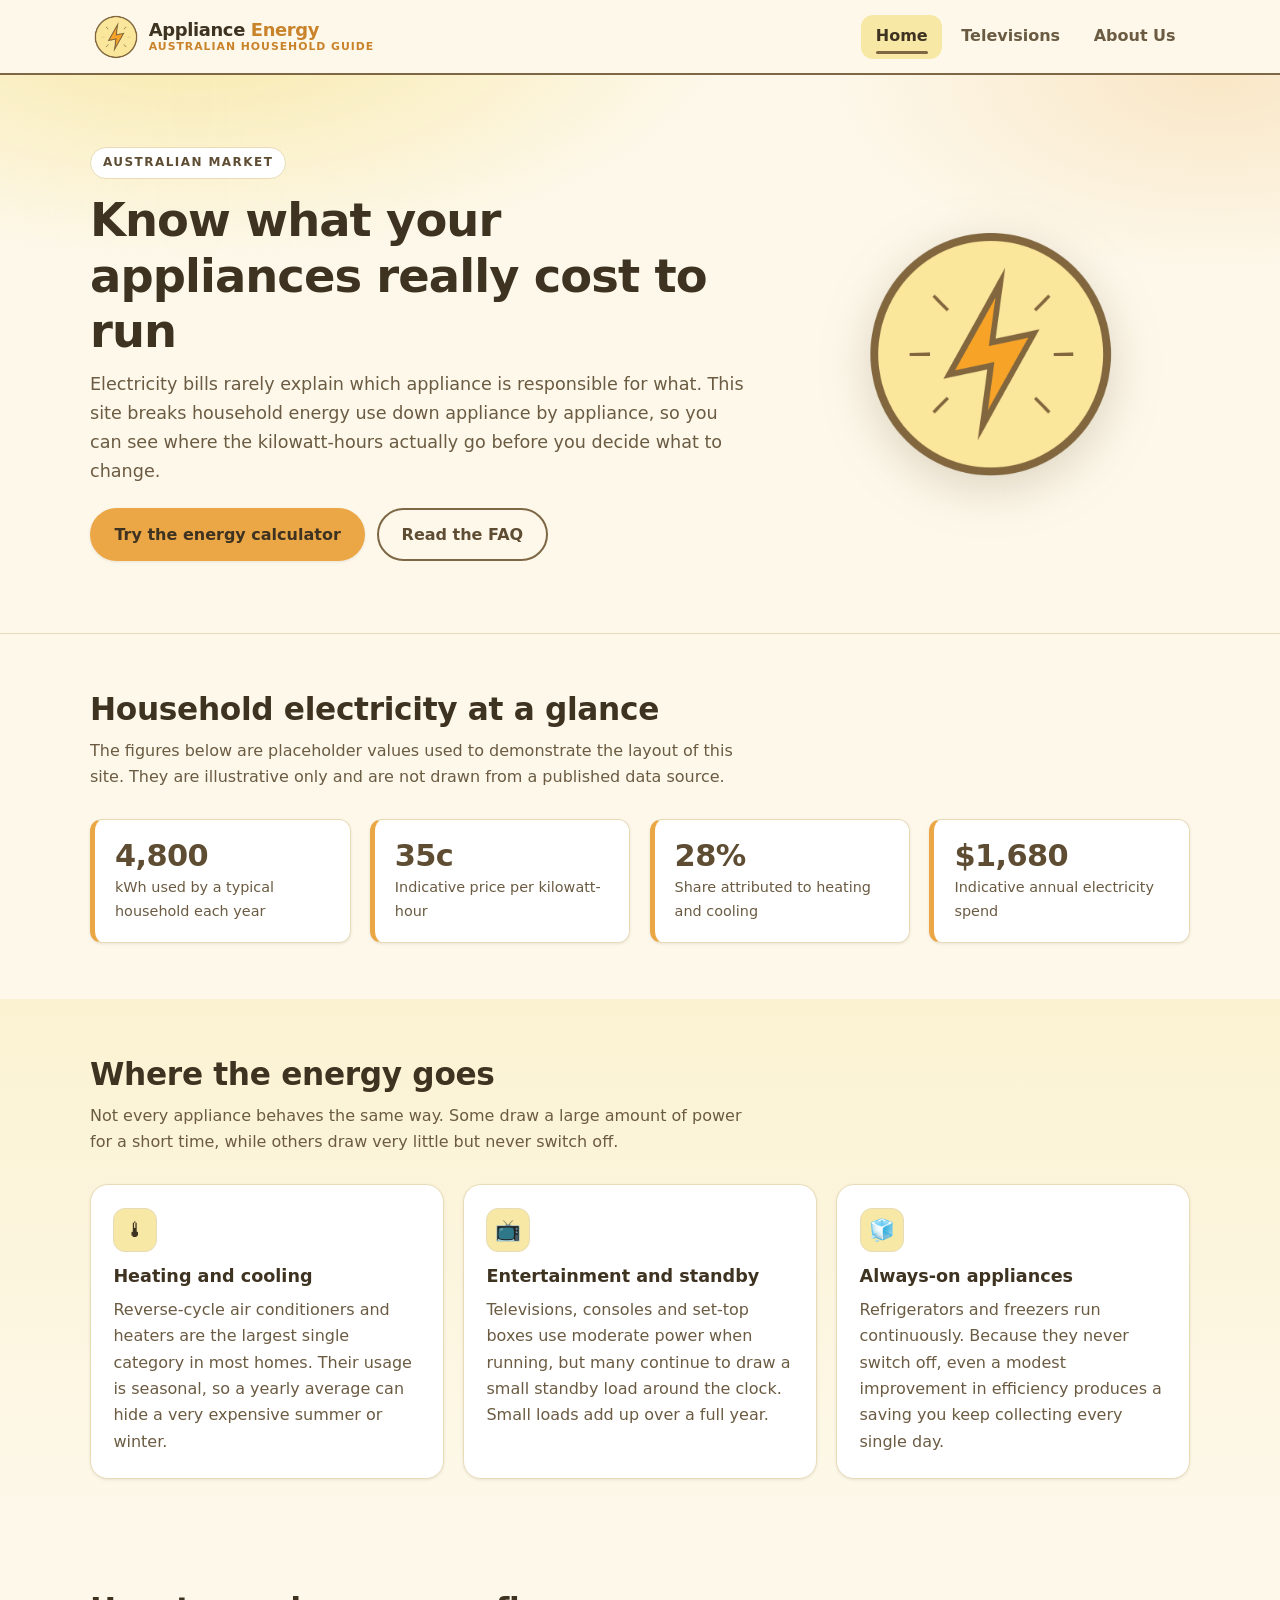
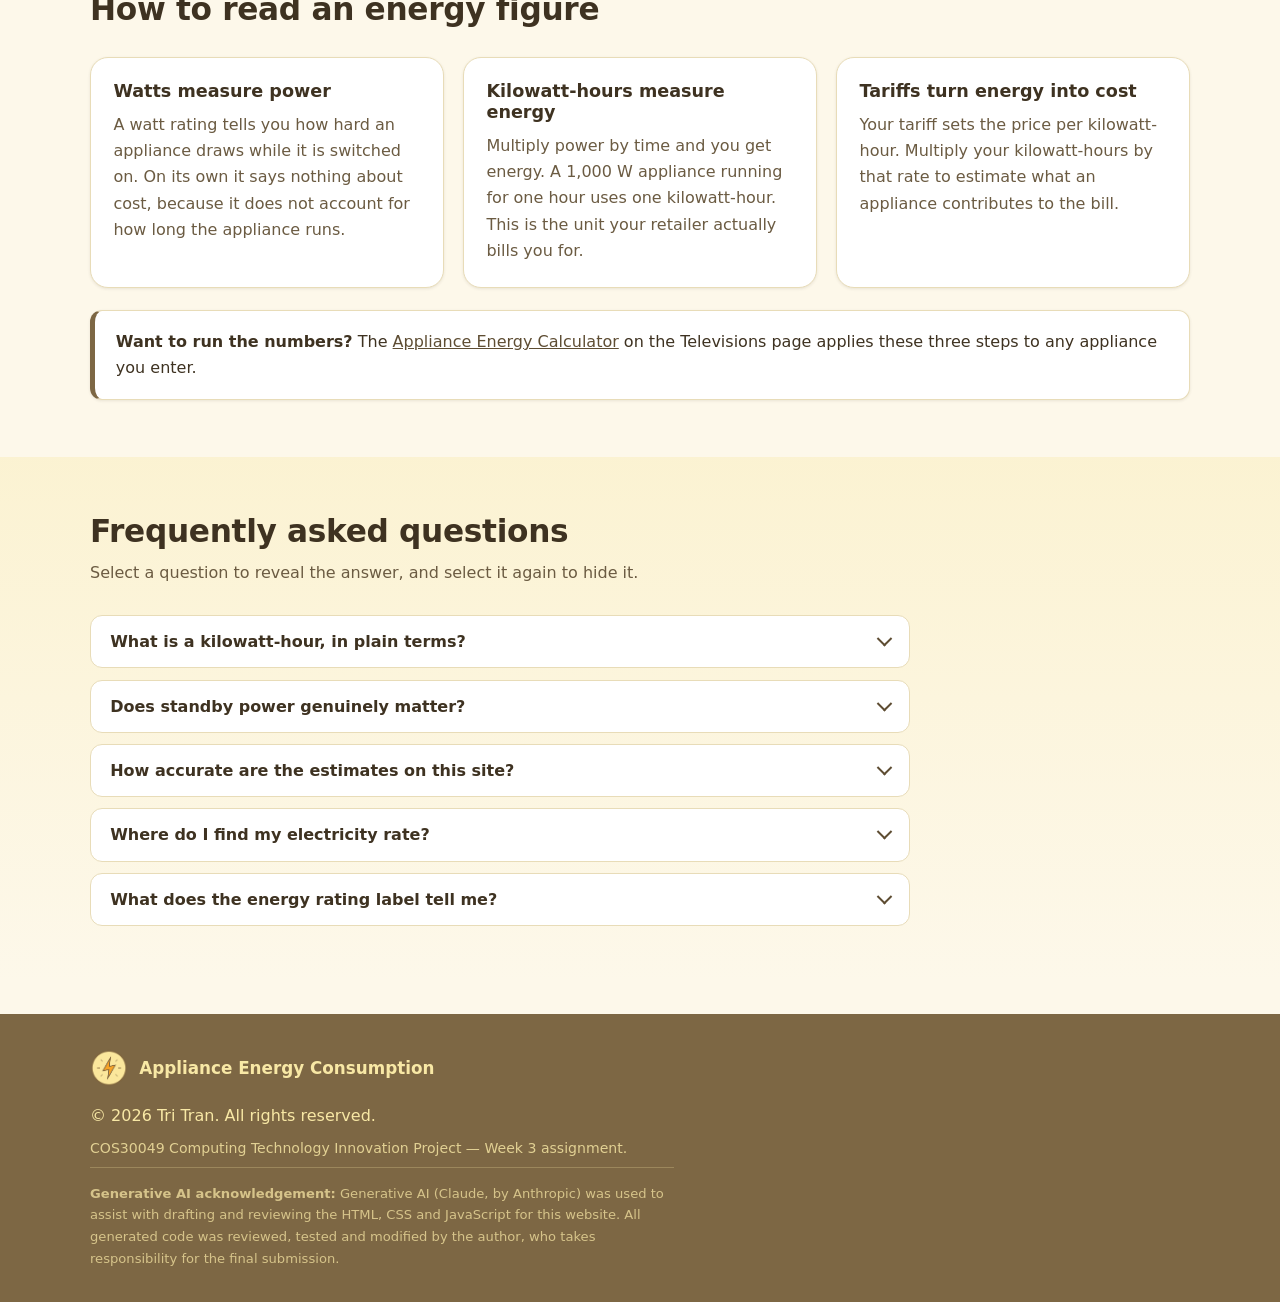
<file: index.html>
<!DOCTYPE html>
<html lang="en-AU">
<head>
  <meta charset="UTF-8">
  <meta name="viewport" content="width=device-width, initial-scale=1.0">
  <title>Home | Appliance Energy Consumption</title>
  <meta name="description" content="Understand how everyday household appliances use electricity in the Australian market.">
  <link rel="icon" href="assets/img/PowerIcon.png" type="image/png">
  <link rel="stylesheet" href="assets/css/styles.css">
</head>
<body>
  <a class="skip-link" href="#main">Skip to main content</a>

  <header class="site-header">
    <div class="container">
      <nav class="nav" aria-label="Main navigation">
        <a class="brand" href="index.html" aria-label="Appliance Energy home page">
          <img class="brand__mark" src="assets/img/PowerIcon.png" alt="Appliance Energy logo">
          <span class="brand__text">
            Appliance <span>Energy</span>
            <span class="brand__tag">Australian household guide</span>
          </span>
        </a>

        <ul class="nav__list">
          <li><a class="nav__link is-active" href="index.html" aria-current="page">Home</a></li>
          <li><a class="nav__link" href="televisions.html">Televisions</a></li>
          <li><a class="nav__link" href="about.html">About Us</a></li>
        </ul>
      </nav>
    </div>
  </header>

  <main id="main">
    <section class="hero">
      <div class="container hero__inner">
        <div>
          <span class="eyebrow">Australian market</span>
          <h1>Know what your appliances really cost to run</h1>
          <p class="lede">
            Electricity bills rarely explain which appliance is responsible for what. This site breaks
            household energy use down appliance by appliance, so you can see where the kilowatt-hours
            actually go before you decide what to change.
          </p>
          <div class="hero__actions">
            <a class="btn btn--primary" href="televisions.html#calculator">Try the energy calculator</a>
            <a class="btn btn--ghost" href="#faq">Read the FAQ</a>
          </div>
        </div>
        <div class="hero__art">
          <img src="assets/img/PowerIcon.png" alt="">
        </div>
      </div>
    </section>

    <section class="section">
      <div class="container">
        <div class="section__head">
          <h2>Household electricity at a glance</h2>
          <p class="muted">
            The figures below are placeholder values used to demonstrate the layout of this site.
            They are illustrative only and are not drawn from a published data source.
          </p>
        </div>

        <div class="grid grid--4">
          <div class="stat">
            <span class="stat__value">4,800</span>
            <span class="stat__label">kWh used by a typical household each year</span>
          </div>
          <div class="stat">
            <span class="stat__value">35c</span>
            <span class="stat__label">Indicative price per kilowatt-hour</span>
          </div>
          <div class="stat">
            <span class="stat__value">28%</span>
            <span class="stat__label">Share attributed to heating and cooling</span>
          </div>
          <div class="stat">
            <span class="stat__value">$1,680</span>
            <span class="stat__label">Indicative annual electricity spend</span>
          </div>
        </div>
      </div>
    </section>

    <section class="section section--tint">
      <div class="container">
        <div class="section__head">
          <h2>Where the energy goes</h2>
          <p class="muted">
            Not every appliance behaves the same way. Some draw a large amount of power for a short
            time, while others draw very little but never switch off.
          </p>
        </div>

        <div class="grid grid--3">
          <article class="card">
            <div class="card__icon" aria-hidden="true">&#127777;</div>
            <h3>Heating and cooling</h3>
            <p class="muted">
              Reverse-cycle air conditioners and heaters are the largest single category in most homes.
              Their usage is seasonal, so a yearly average can hide a very expensive summer or winter.
            </p>
          </article>

          <article class="card">
            <div class="card__icon" aria-hidden="true">&#128250;</div>
            <h3>Entertainment and standby</h3>
            <p class="muted">
              Televisions, consoles and set-top boxes use moderate power when running, but many continue
              to draw a small standby load around the clock. Small loads add up over a full year.
            </p>
          </article>

          <article class="card">
            <div class="card__icon" aria-hidden="true">&#129482;</div>
            <h3>Always-on appliances</h3>
            <p class="muted">
              Refrigerators and freezers run continuously. Because they never switch off, even a modest
              improvement in efficiency produces a saving you keep collecting every single day.
            </p>
          </article>
        </div>
      </div>
    </section>

    <section class="section">
      <div class="container">
        <div class="section__head">
          <h2>How to read an energy figure</h2>
        </div>

        <div class="grid grid--3">
          <article class="card">
            <h3>Watts measure power</h3>
            <p class="muted">
              A watt rating tells you how hard an appliance draws while it is switched on. On its own it
              says nothing about cost, because it does not account for how long the appliance runs.
            </p>
          </article>

          <article class="card">
            <h3>Kilowatt-hours measure energy</h3>
            <p class="muted">
              Multiply power by time and you get energy. A 1,000&nbsp;W appliance running for one hour
              uses one kilowatt-hour. This is the unit your retailer actually bills you for.
            </p>
          </article>

          <article class="card">
            <h3>Tariffs turn energy into cost</h3>
            <p class="muted">
              Your tariff sets the price per kilowatt-hour. Multiply your kilowatt-hours by that rate to
              estimate what an appliance contributes to the bill.
            </p>
          </article>
        </div>

        <div class="callout callout--spaced">
          <p>
            <strong>Want to run the numbers?</strong>
            The <a href="televisions.html#calculator">Appliance Energy Calculator</a> on the Televisions
            page applies these three steps to any appliance you enter.
          </p>
        </div>
      </div>
    </section>

    <section class="section section--tint" id="faq">
      <div class="container">
        <div class="section__head">
          <h2>Frequently asked questions</h2>
          <p class="muted">Select a question to reveal the answer, and select it again to hide it.</p>
        </div>

        <div class="faq">
          <div class="faq__item">
            <h3 class="faq__heading">
              <button class="faq__question" type="button" id="faq-btn-1" aria-expanded="false" aria-controls="faq-panel-1">
                <span>What is a kilowatt-hour, in plain terms?</span>
                <span class="faq__chevron" aria-hidden="true"></span>
              </button>
            </h3>
            <div class="faq__panel" id="faq-panel-1" role="region" aria-labelledby="faq-btn-1" hidden>
              <p>
                Placeholder answer. A kilowatt-hour is the amount of energy used by a 1,000&nbsp;watt
                appliance running for one hour. It is the unit that appears on your electricity bill,
                which is why every estimate on this site is converted into kilowatt-hours before any
                cost is calculated.
              </p>
            </div>
          </div>

          <div class="faq__item">
            <h3 class="faq__heading">
              <button class="faq__question" type="button" id="faq-btn-2" aria-expanded="false" aria-controls="faq-panel-2">
                <span>Does standby power genuinely matter?</span>
                <span class="faq__chevron" aria-hidden="true"></span>
              </button>
            </h3>
            <div class="faq__panel" id="faq-panel-2" role="region" aria-labelledby="faq-btn-2" hidden>
              <p>
                Placeholder answer. An individual device drawing one or two watts on standby costs very
                little by itself. The effect comes from the number of devices and the fact that standby
                runs continuously, so a household with many connected devices accumulates a measurable
                load across a full year.
              </p>
            </div>
          </div>

          <div class="faq__item">
            <h3 class="faq__heading">
              <button class="faq__question" type="button" id="faq-btn-3" aria-expanded="false" aria-controls="faq-panel-3">
                <span>How accurate are the estimates on this site?</span>
                <span class="faq__chevron" aria-hidden="true"></span>
              </button>
            </h3>
            <div class="faq__panel" id="faq-panel-3" role="region" aria-labelledby="faq-btn-3" hidden>
              <p>
                Placeholder answer. The calculator performs an exact arithmetic conversion from the
                values you enter, so its output is only as accurate as its input. Real appliances vary
                their draw depending on settings, picture brightness, ambient temperature and age, so
                treat every result as an estimate rather than a measurement.
              </p>
            </div>
          </div>

          <div class="faq__item">
            <h3 class="faq__heading">
              <button class="faq__question" type="button" id="faq-btn-4" aria-expanded="false" aria-controls="faq-panel-4">
                <span>Where do I find my electricity rate?</span>
                <span class="faq__chevron" aria-hidden="true"></span>
              </button>
            </h3>
            <div class="faq__panel" id="faq-panel-4" role="region" aria-labelledby="faq-btn-4" hidden>
              <p>
                Placeholder answer. Your rate appears on your electricity bill, usually expressed in
                cents per kilowatt-hour. Households on a time-of-use tariff will see several different
                rates, in which case entering the rate that covers the hours you actually use the
                appliance will give the most representative estimate.
              </p>
            </div>
          </div>

          <div class="faq__item">
            <h3 class="faq__heading">
              <button class="faq__question" type="button" id="faq-btn-5" aria-expanded="false" aria-controls="faq-panel-5">
                <span>What does the energy rating label tell me?</span>
                <span class="faq__chevron" aria-hidden="true"></span>
              </button>
            </h3>
            <div class="faq__panel" id="faq-panel-5" role="region" aria-labelledby="faq-btn-5" hidden>
              <p>
                Placeholder answer. The star rating allows you to compare appliances of a similar size
                and type at a glance, while the kilowatt-hour figure printed on the label gives an
                estimated yearly consumption under standardised test conditions. Comparing the
                kilowatt-hour figures directly is usually more informative than comparing stars alone.
              </p>
            </div>
          </div>
        </div>
      </div>
    </section>
  </main>

  <footer class="site-footer">
    <div class="container">
      <div class="site-footer__top">
        <img src="assets/img/PowerIcon.png" alt="">
        <strong>Appliance Energy Consumption</strong>
      </div>

      <p>&copy; <span id="year">2026</span> Tri Tran. All rights reserved.</p>
      <p class="site-footer__meta">COS30049 Computing Technology Innovation Project &mdash; Week 3 assignment.</p>

      <p class="site-footer__ack">
        <strong>Generative AI acknowledgement:</strong> Generative AI (Claude, by Anthropic) was used to
        assist with drafting and reviewing the HTML, CSS and JavaScript for this website. All generated
        code was reviewed, tested and modified by the author, who takes responsibility for the final
        submission.
      </p>
    </div>
  </footer>

  <script src="assets/js/main.js"></script>
</body>
</html>
</file>
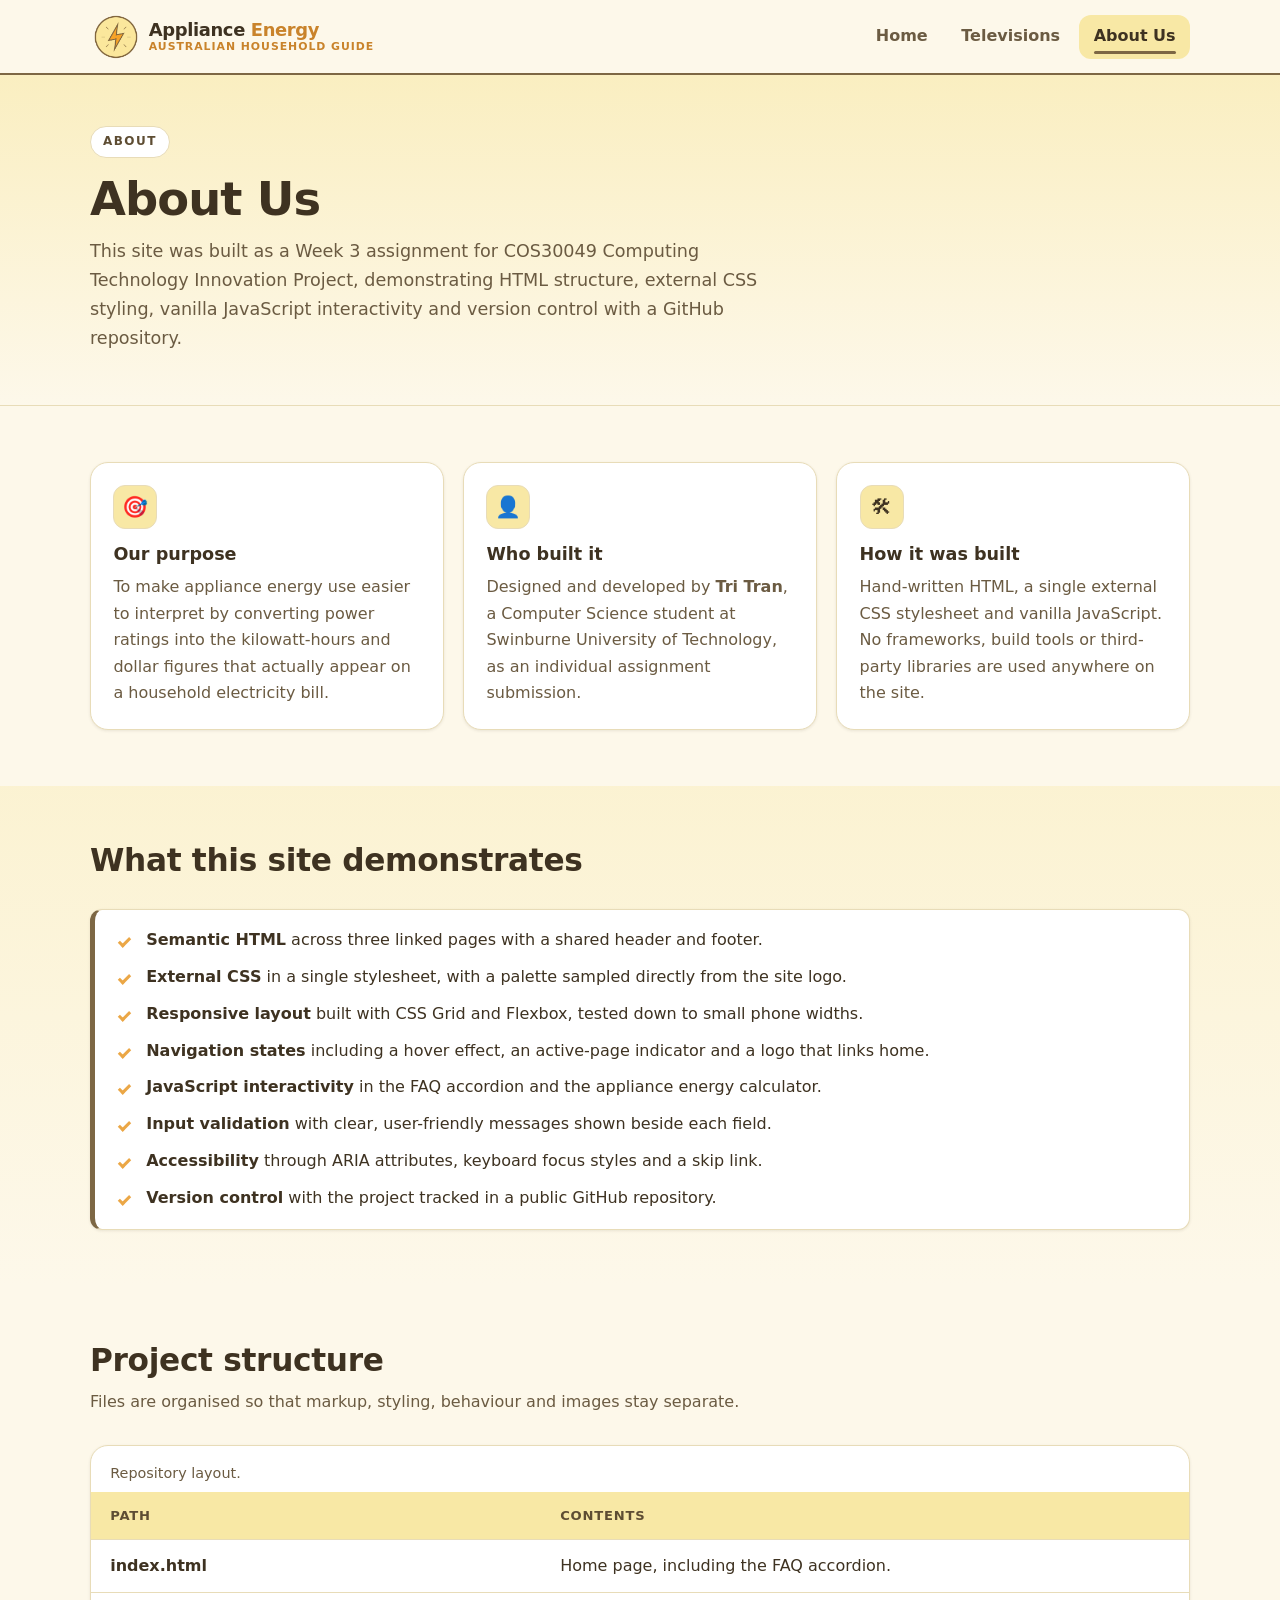
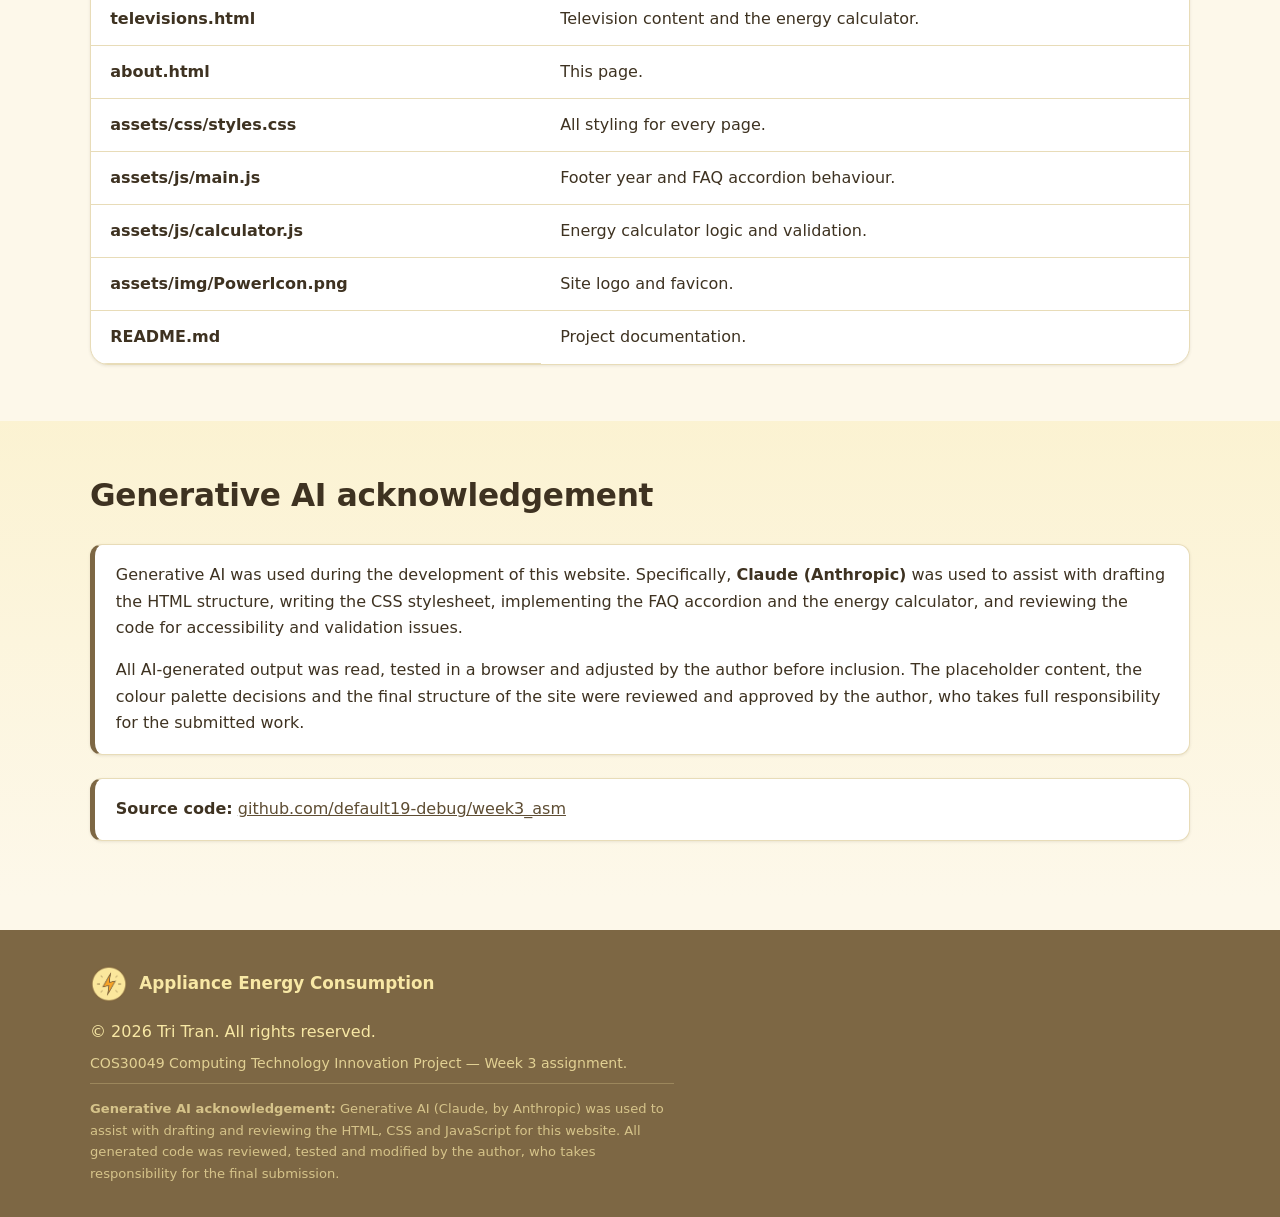
<file: about.html>
<!DOCTYPE html>
<html lang="en-AU">
<head>
  <meta charset="UTF-8">
  <meta name="viewport" content="width=device-width, initial-scale=1.0">
  <title>About Us | Appliance Energy Consumption</title>
  <meta name="description" content="About the Appliance Energy Consumption website, how it was built and who built it.">
  <link rel="icon" href="assets/img/PowerIcon.png" type="image/png">
  <link rel="stylesheet" href="assets/css/styles.css">
</head>
<body>
  <a class="skip-link" href="#main">Skip to main content</a>

  <header class="site-header">
    <div class="container">
      <nav class="nav" aria-label="Main navigation">
        <a class="brand" href="index.html" aria-label="Appliance Energy home page">
          <img class="brand__mark" src="assets/img/PowerIcon.png" alt="Appliance Energy logo">
          <span class="brand__text">
            Appliance <span>Energy</span>
            <span class="brand__tag">Australian household guide</span>
          </span>
        </a>

        <ul class="nav__list">
          <li><a class="nav__link" href="index.html">Home</a></li>
          <li><a class="nav__link" href="televisions.html">Televisions</a></li>
          <li><a class="nav__link is-active" href="about.html" aria-current="page">About Us</a></li>
        </ul>
      </nav>
    </div>
  </header>

  <main id="main">
    <section class="page-head">
      <div class="container">
        <span class="eyebrow">About</span>
        <h1>About Us</h1>
        <p class="lede">
          This site was built as a Week 3 assignment for COS30049 Computing Technology Innovation
          Project, demonstrating HTML structure, external CSS styling, vanilla JavaScript interactivity
          and version control with a GitHub repository.
        </p>
      </div>
    </section>

    <section class="section">
      <div class="container">
        <div class="grid grid--3">
          <article class="card">
            <div class="card__icon" aria-hidden="true">&#127919;</div>
            <h3>Our purpose</h3>
            <p class="muted">
              To make appliance energy use easier to interpret by converting power ratings into the
              kilowatt-hours and dollar figures that actually appear on a household electricity bill.
            </p>
          </article>

          <article class="card">
            <div class="card__icon" aria-hidden="true">&#128100;</div>
            <h3>Who built it</h3>
            <p class="muted">
              Designed and developed by <strong>Tri Tran</strong>, a Computer Science student at
              Swinburne University of Technology, as an individual assignment submission.
            </p>
          </article>

          <article class="card">
            <div class="card__icon" aria-hidden="true">&#128736;</div>
            <h3>How it was built</h3>
            <p class="muted">
              Hand-written HTML, a single external CSS stylesheet and vanilla JavaScript. No frameworks,
              build tools or third-party libraries are used anywhere on the site.
            </p>
          </article>
        </div>
      </div>
    </section>

    <section class="section section--tint">
      <div class="container">
        <div class="section__head">
          <h2>What this site demonstrates</h2>
        </div>

        <div class="callout">
          <ul class="tick-list">
            <li><strong>Semantic HTML</strong> across three linked pages with a shared header and footer.</li>
            <li><strong>External CSS</strong> in a single stylesheet, with a palette sampled directly from the site logo.</li>
            <li><strong>Responsive layout</strong> built with CSS Grid and Flexbox, tested down to small phone widths.</li>
            <li><strong>Navigation states</strong> including a hover effect, an active-page indicator and a logo that links home.</li>
            <li><strong>JavaScript interactivity</strong> in the FAQ accordion and the appliance energy calculator.</li>
            <li><strong>Input validation</strong> with clear, user-friendly messages shown beside each field.</li>
            <li><strong>Accessibility</strong> through ARIA attributes, keyboard focus styles and a skip link.</li>
            <li><strong>Version control</strong> with the project tracked in a public GitHub repository.</li>
          </ul>
        </div>
      </div>
    </section>

    <section class="section">
      <div class="container">
        <div class="section__head">
          <h2>Project structure</h2>
          <p class="muted">Files are organised so that markup, styling, behaviour and images stay separate.</p>
        </div>

        <div class="table-wrap">
          <table>
            <caption>Repository layout.</caption>
            <thead>
              <tr>
                <th scope="col">Path</th>
                <th scope="col">Contents</th>
              </tr>
            </thead>
            <tbody>
              <tr><th scope="row">index.html</th><td>Home page, including the FAQ accordion.</td></tr>
              <tr><th scope="row">televisions.html</th><td>Television content and the energy calculator.</td></tr>
              <tr><th scope="row">about.html</th><td>This page.</td></tr>
              <tr><th scope="row">assets/css/styles.css</th><td>All styling for every page.</td></tr>
              <tr><th scope="row">assets/js/main.js</th><td>Footer year and FAQ accordion behaviour.</td></tr>
              <tr><th scope="row">assets/js/calculator.js</th><td>Energy calculator logic and validation.</td></tr>
              <tr><th scope="row">assets/img/PowerIcon.png</th><td>Site logo and favicon.</td></tr>
              <tr><th scope="row">README.md</th><td>Project documentation.</td></tr>
            </tbody>
          </table>
        </div>
      </div>
    </section>

    <section class="section section--tint">
      <div class="container">
        <div class="section__head">
          <h2>Generative AI acknowledgement</h2>
        </div>

        <div class="callout">
          <p>
            Generative AI was used during the development of this website. Specifically,
            <strong>Claude (Anthropic)</strong> was used to assist with drafting the HTML structure,
            writing the CSS stylesheet, implementing the FAQ accordion and the energy calculator, and
            reviewing the code for accessibility and validation issues.
          </p>
          <p>
            All AI-generated output was read, tested in a browser and adjusted by the author before
            inclusion. The placeholder content, the colour palette decisions and the final structure of
            the site were reviewed and approved by the author, who takes full responsibility for the
            submitted work.
          </p>
        </div>

        <div class="callout callout--spaced">
          <p>
            <strong>Source code:</strong>
            <a href="https://github.com/default19-debug/week3_asm">github.com/default19-debug/week3_asm</a>
          </p>
        </div>
      </div>
    </section>
  </main>

  <footer class="site-footer">
    <div class="container">
      <div class="site-footer__top">
        <img src="assets/img/PowerIcon.png" alt="">
        <strong>Appliance Energy Consumption</strong>
      </div>

      <p>&copy; <span id="year">2026</span> Tri Tran. All rights reserved.</p>
      <p class="site-footer__meta">COS30049 Computing Technology Innovation Project &mdash; Week 3 assignment.</p>

      <p class="site-footer__ack">
        <strong>Generative AI acknowledgement:</strong> Generative AI (Claude, by Anthropic) was used to
        assist with drafting and reviewing the HTML, CSS and JavaScript for this website. All generated
        code was reviewed, tested and modified by the author, who takes responsibility for the final
        submission.
      </p>
    </div>
  </footer>

  <script src="assets/js/main.js"></script>
</body>
</html>
</file>
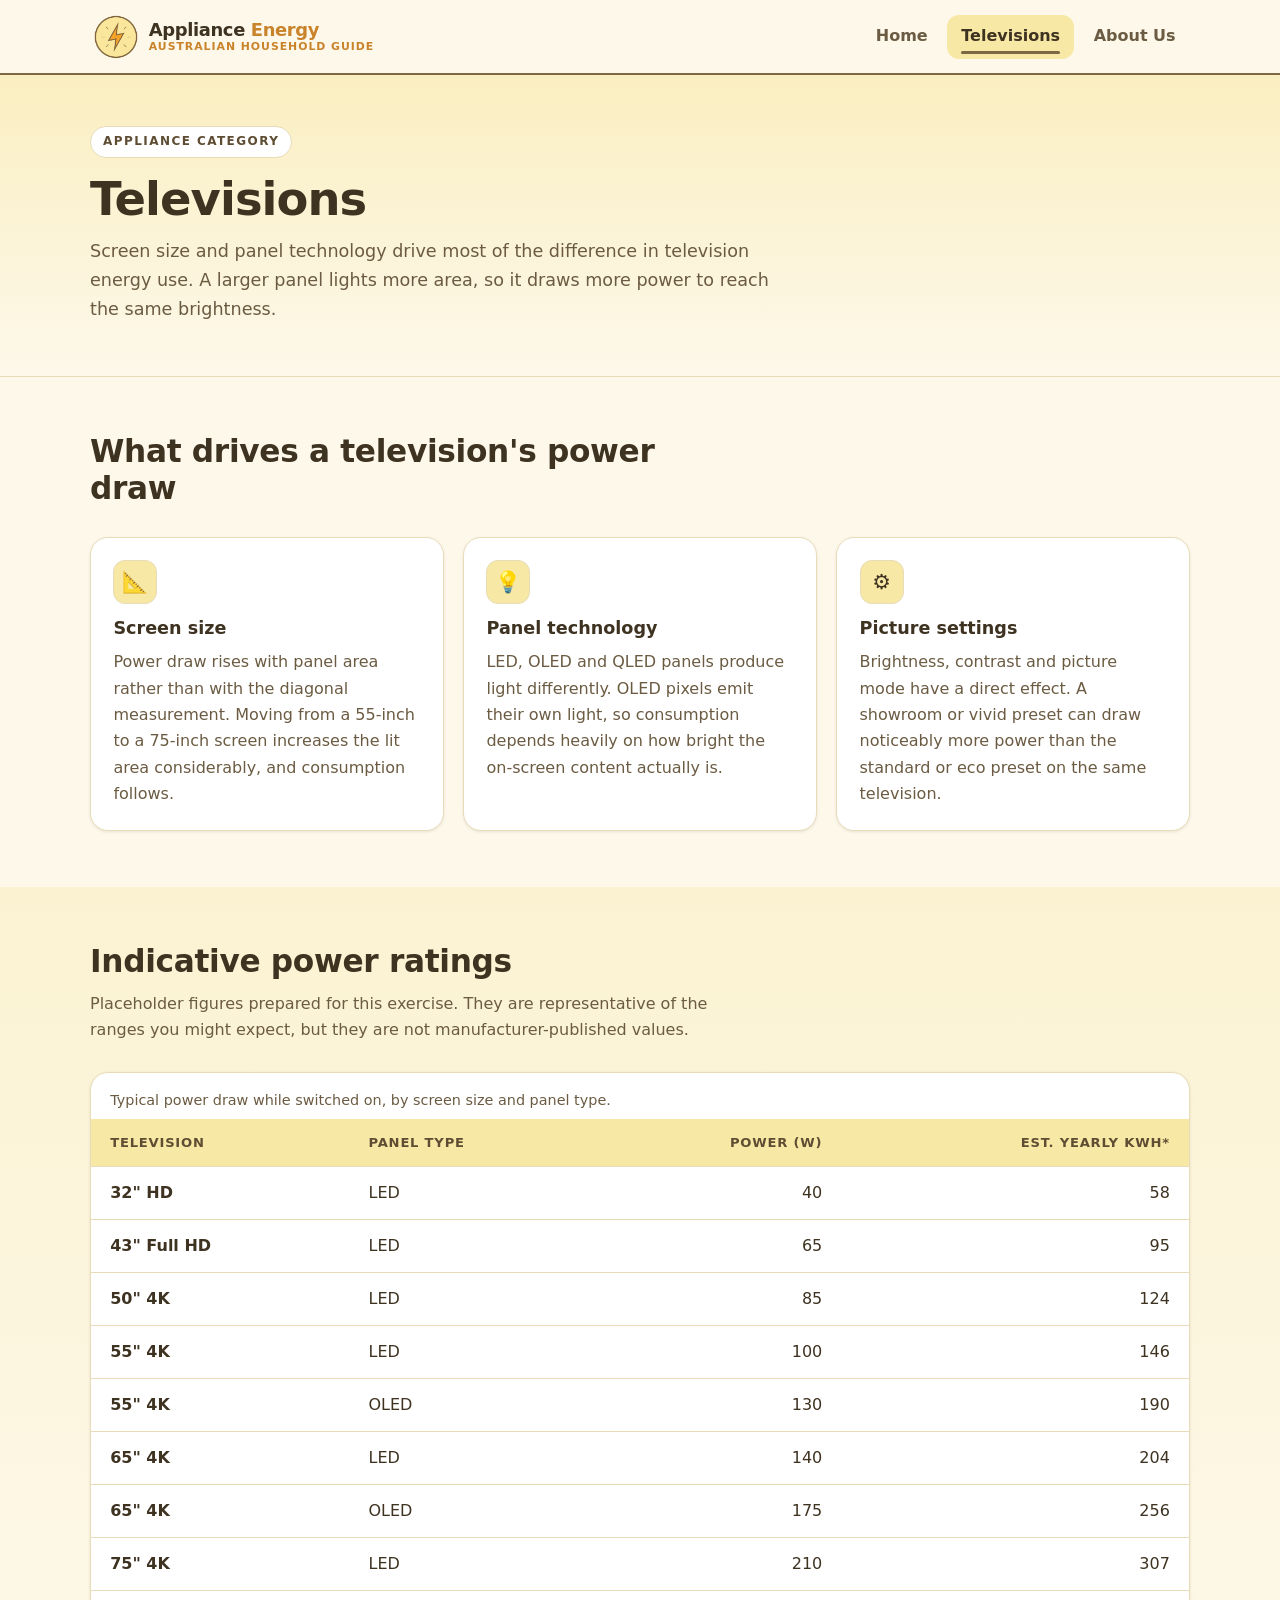
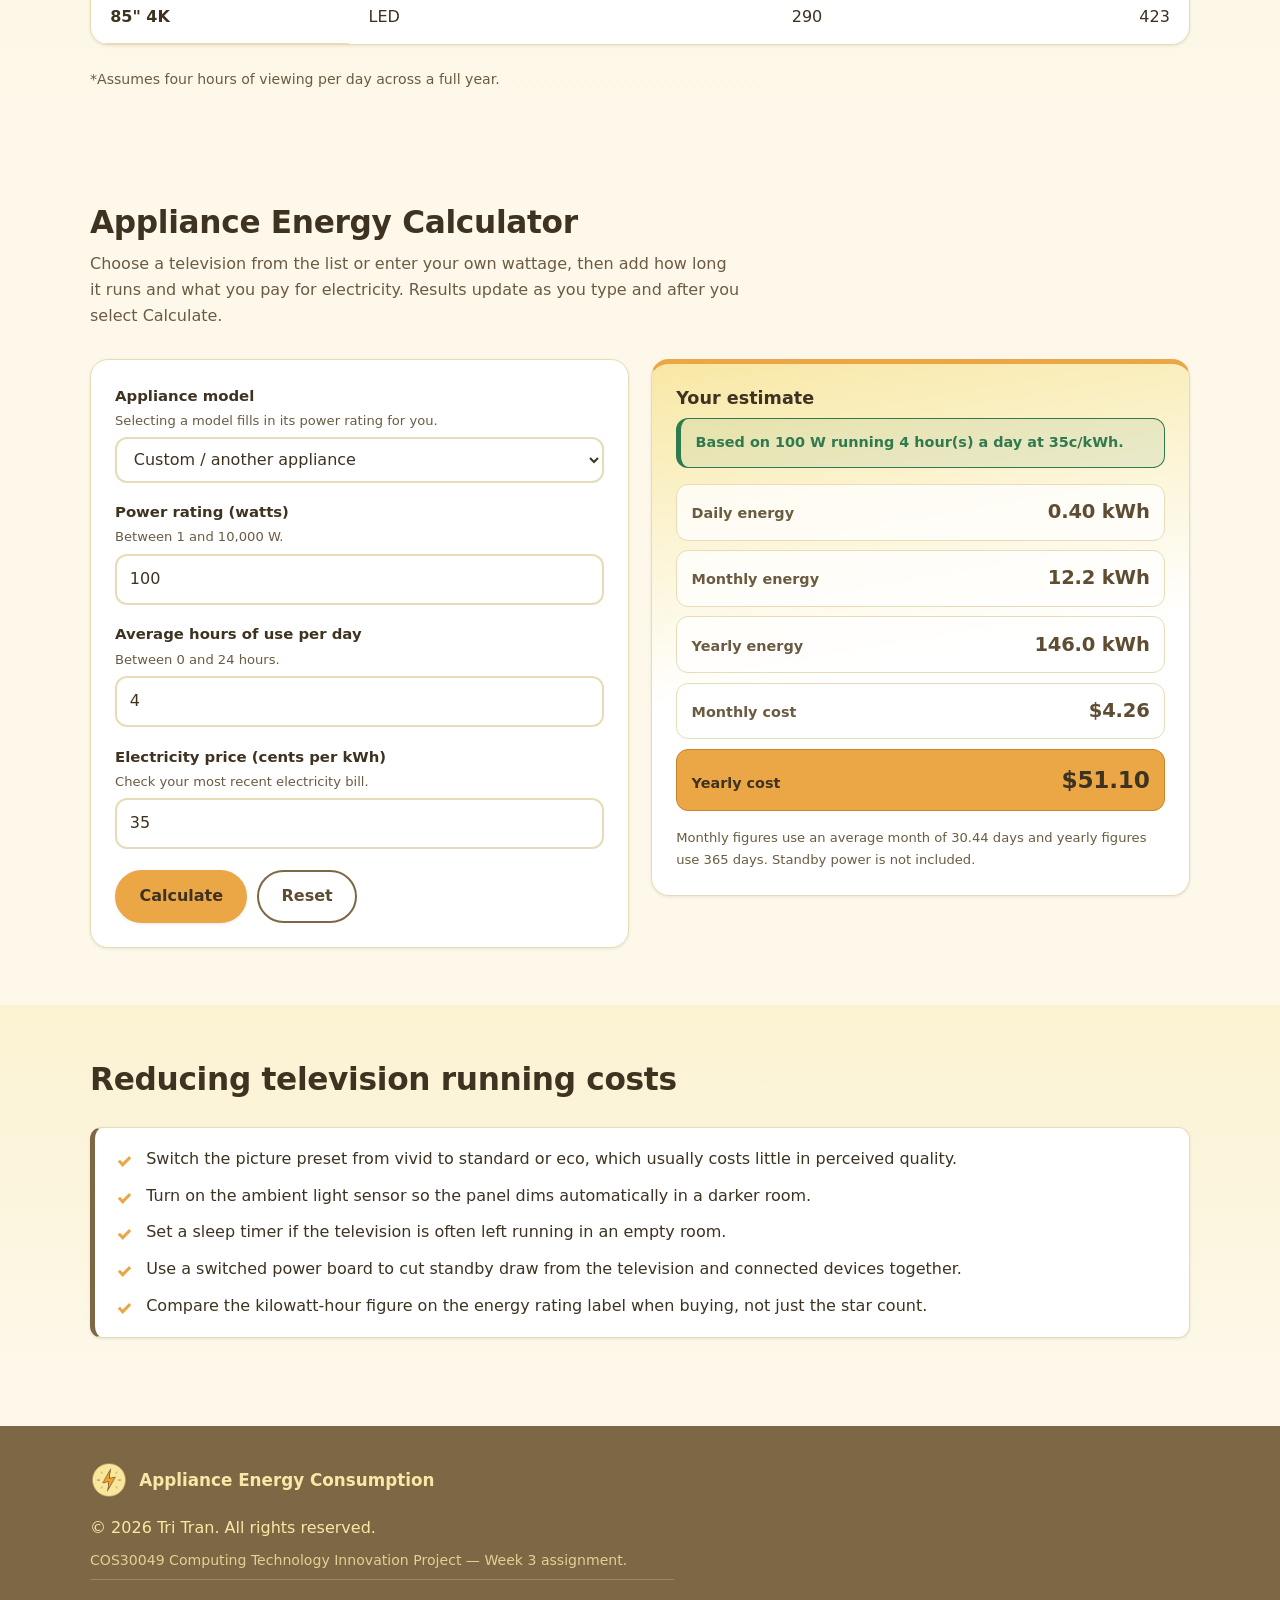
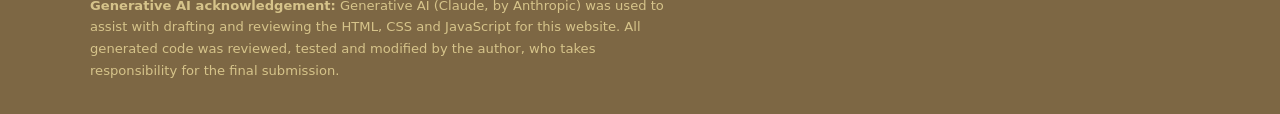
<file: televisions.html>
<!DOCTYPE html>
<html lang="en-AU">
<head>
  <meta charset="UTF-8">
  <meta name="viewport" content="width=device-width, initial-scale=1.0">
  <title>Televisions | Appliance Energy Consumption</title>
  <meta name="description" content="How televisions use electricity, plus an interactive appliance energy calculator.">
  <link rel="icon" href="assets/img/PowerIcon.png" type="image/png">
  <link rel="stylesheet" href="assets/css/styles.css">
</head>
<body>
  <a class="skip-link" href="#main">Skip to main content</a>

  <header class="site-header">
    <div class="container">
      <nav class="nav" aria-label="Main navigation">
        <a class="brand" href="index.html" aria-label="Appliance Energy home page">
          <img class="brand__mark" src="assets/img/PowerIcon.png" alt="Appliance Energy logo">
          <span class="brand__text">
            Appliance <span>Energy</span>
            <span class="brand__tag">Australian household guide</span>
          </span>
        </a>

        <ul class="nav__list">
          <li><a class="nav__link" href="index.html">Home</a></li>
          <li><a class="nav__link is-active" href="televisions.html" aria-current="page">Televisions</a></li>
          <li><a class="nav__link" href="about.html">About Us</a></li>
        </ul>
      </nav>
    </div>
  </header>

  <main id="main">
    <section class="page-head">
      <div class="container">
        <span class="eyebrow">Appliance category</span>
        <h1>Televisions</h1>
        <p class="lede">
          Screen size and panel technology drive most of the difference in television energy use.
          A larger panel lights more area, so it draws more power to reach the same brightness.
        </p>
      </div>
    </section>

    <section class="section">
      <div class="container">
        <div class="section__head">
          <h2>What drives a television's power draw</h2>
        </div>

        <div class="grid grid--3">
          <article class="card">
            <div class="card__icon" aria-hidden="true">&#128208;</div>
            <h3>Screen size</h3>
            <p class="muted">
              Power draw rises with panel area rather than with the diagonal measurement. Moving from a
              55-inch to a 75-inch screen increases the lit area considerably, and consumption follows.
            </p>
          </article>

          <article class="card">
            <div class="card__icon" aria-hidden="true">&#128161;</div>
            <h3>Panel technology</h3>
            <p class="muted">
              LED, OLED and QLED panels produce light differently. OLED pixels emit their own light, so
              consumption depends heavily on how bright the on-screen content actually is.
            </p>
          </article>

          <article class="card">
            <div class="card__icon" aria-hidden="true">&#9881;</div>
            <h3>Picture settings</h3>
            <p class="muted">
              Brightness, contrast and picture mode have a direct effect. A showroom or vivid preset can
              draw noticeably more power than the standard or eco preset on the same television.
            </p>
          </article>
        </div>
      </div>
    </section>

    <section class="section section--tint">
      <div class="container">
        <div class="section__head">
          <h2>Indicative power ratings</h2>
          <p class="muted">
            Placeholder figures prepared for this exercise. They are representative of the ranges you
            might expect, but they are not manufacturer-published values.
          </p>
        </div>

        <div class="table-wrap">
          <table>
            <caption>Typical power draw while switched on, by screen size and panel type.</caption>
            <thead>
              <tr>
                <th scope="col">Television</th>
                <th scope="col">Panel type</th>
                <th scope="col" class="num">Power (W)</th>
                <th scope="col" class="num">Est. yearly kWh*</th>
              </tr>
            </thead>
            <tbody>
              <tr><th scope="row">32" HD</th><td>LED</td><td class="num">40</td><td class="num">58</td></tr>
              <tr><th scope="row">43" Full HD</th><td>LED</td><td class="num">65</td><td class="num">95</td></tr>
              <tr><th scope="row">50" 4K</th><td>LED</td><td class="num">85</td><td class="num">124</td></tr>
              <tr><th scope="row">55" 4K</th><td>LED</td><td class="num">100</td><td class="num">146</td></tr>
              <tr><th scope="row">55" 4K</th><td>OLED</td><td class="num">130</td><td class="num">190</td></tr>
              <tr><th scope="row">65" 4K</th><td>LED</td><td class="num">140</td><td class="num">204</td></tr>
              <tr><th scope="row">65" 4K</th><td>OLED</td><td class="num">175</td><td class="num">256</td></tr>
              <tr><th scope="row">75" 4K</th><td>LED</td><td class="num">210</td><td class="num">307</td></tr>
              <tr><th scope="row">85" 4K</th><td>LED</td><td class="num">290</td><td class="num">423</td></tr>
            </tbody>
          </table>
        </div>

        <p class="small muted callout--spaced">*Assumes four hours of viewing per day across a full year.</p>
      </div>
    </section>

    <section class="section" id="calculator">
      <div class="container">
        <div class="section__head">
          <h2>Appliance Energy Calculator</h2>
          <p class="muted">
            Choose a television from the list or enter your own wattage, then add how long it runs and
            what you pay for electricity. Results update as you type and after you select Calculate.
          </p>
        </div>

        <div class="calc">
          <form class="calc__form" id="calc-form" autocomplete="off" novalidate>
            <div class="field">
              <label for="calc-model">
                Appliance model
                <span class="field__hint">Selecting a model fills in its power rating for you.</span>
              </label>
              <select id="calc-model" name="model">
                <option value="custom" data-watts="">Custom / another appliance</option>
                <optgroup label="LED televisions">
                  <option value="led-32" data-watts="40">32" HD LED &mdash; 40 W</option>
                  <option value="led-43" data-watts="65">43" Full HD LED &mdash; 65 W</option>
                  <option value="led-50" data-watts="85">50" 4K LED &mdash; 85 W</option>
                  <option value="led-55" data-watts="100">55" 4K LED &mdash; 100 W</option>
                  <option value="led-65" data-watts="140">65" 4K LED &mdash; 140 W</option>
                  <option value="led-75" data-watts="210">75" 4K LED &mdash; 210 W</option>
                  <option value="led-85" data-watts="290">85" 4K LED &mdash; 290 W</option>
                </optgroup>
                <optgroup label="OLED televisions">
                  <option value="oled-55" data-watts="130">55" 4K OLED &mdash; 130 W</option>
                  <option value="oled-65" data-watts="175">65" 4K OLED &mdash; 175 W</option>
                </optgroup>
              </select>
            </div>

            <div class="field">
              <label for="calc-watts">
                Power rating (watts)
                <span class="field__hint">Between 1 and 10,000 W.</span>
              </label>
              <input type="number" id="calc-watts" name="watts" value="100" min="1" max="10000" step="1"
                     inputmode="decimal" aria-describedby="err-watts">
              <p class="field__error" id="err-watts" role="alert"></p>
            </div>

            <div class="field">
              <label for="calc-hours">
                Average hours of use per day
                <span class="field__hint">Between 0 and 24 hours.</span>
              </label>
              <input type="number" id="calc-hours" name="hours" value="4" min="0" max="24" step="0.5"
                     inputmode="decimal" aria-describedby="err-hours">
              <p class="field__error" id="err-hours" role="alert"></p>
            </div>

            <div class="field">
              <label for="calc-price">
                Electricity price (cents per kWh)
                <span class="field__hint">Check your most recent electricity bill.</span>
              </label>
              <input type="number" id="calc-price" name="price" value="35" min="0.1" max="200" step="0.1"
                     inputmode="decimal" aria-describedby="err-price">
              <p class="field__error" id="err-price" role="alert"></p>
            </div>

            <div class="calc__actions">
              <button class="btn btn--primary" type="submit">Calculate</button>
              <button class="btn btn--ghost" type="reset">Reset</button>
            </div>
          </form>

          <div class="calc__results" id="calc-results">
            <h3>Your estimate</h3>

            <p class="results__status" id="calc-status" role="status" aria-live="polite">
              Enter your appliance details, then select Calculate.
            </p>

            <dl class="results__list" id="calc-output" hidden>
              <div class="result-row">
                <dt>Daily energy</dt>
                <dd id="out-daily">&mdash;</dd>
              </div>
              <div class="result-row">
                <dt>Monthly energy</dt>
                <dd id="out-monthly">&mdash;</dd>
              </div>
              <div class="result-row">
                <dt>Yearly energy</dt>
                <dd id="out-yearly">&mdash;</dd>
              </div>
              <div class="result-row">
                <dt>Monthly cost</dt>
                <dd id="out-cost-monthly">&mdash;</dd>
              </div>
              <div class="result-row result-row--highlight">
                <dt>Yearly cost</dt>
                <dd id="out-cost-yearly">&mdash;</dd>
              </div>
            </dl>

            <p class="results__footnote">
              Monthly figures use an average month of 30.44 days and yearly figures use 365 days.
              Standby power is not included.
            </p>
          </div>
        </div>
      </div>
    </section>

    <section class="section section--tint">
      <div class="container">
        <div class="section__head">
          <h2>Reducing television running costs</h2>
        </div>

        <div class="callout">
          <ul class="tick-list">
            <li>Switch the picture preset from vivid to standard or eco, which usually costs little in perceived quality.</li>
            <li>Turn on the ambient light sensor so the panel dims automatically in a darker room.</li>
            <li>Set a sleep timer if the television is often left running in an empty room.</li>
            <li>Use a switched power board to cut standby draw from the television and connected devices together.</li>
            <li>Compare the kilowatt-hour figure on the energy rating label when buying, not just the star count.</li>
          </ul>
        </div>
      </div>
    </section>
  </main>

  <footer class="site-footer">
    <div class="container">
      <div class="site-footer__top">
        <img src="assets/img/PowerIcon.png" alt="">
        <strong>Appliance Energy Consumption</strong>
      </div>

      <p>&copy; <span id="year">2026</span> Tri Tran. All rights reserved.</p>
      <p class="site-footer__meta">COS30049 Computing Technology Innovation Project &mdash; Week 3 assignment.</p>

      <p class="site-footer__ack">
        <strong>Generative AI acknowledgement:</strong> Generative AI (Claude, by Anthropic) was used to
        assist with drafting and reviewing the HTML, CSS and JavaScript for this website. All generated
        code was reviewed, tested and modified by the author, who takes responsibility for the final
        submission.
      </p>
    </div>
  </footer>

  <script src="assets/js/main.js"></script>
  <script src="assets/js/calculator.js"></script>
</body>
</html>
</file>
<file: assets/css/styles.css>
/* Appliance Energy Consumption Website — shared stylesheet
   Brand colours sampled directly from assets/img/PowerIcon.png:
   #7D6744 (ring) · #F8E8A5 (face) · #EBA746 (bolt) */

/* ---------- Design tokens ---------- */
:root {
  --brand-brown: #7D6744;
  --brand-cream: #F8E8A5;
  --brand-amber: #EBA746;

  --ink: #3E3221;
  --ink-soft: #6B5B42;
  --brown-dark: #5E4D33;
  --amber-dark: #C9832B;

  --page: #FDF8EA;
  --surface: #FFFFFF;
  --line: #E8DCB8;

  --ok: #2F7A4F;
  --error: #B4472E;

  --radius: 12px;
  --radius-lg: 18px;
  --shadow-sm: 0 1px 3px rgba(62, 50, 33, .10);
  --shadow: 0 1px 2px rgba(62, 50, 33, .06), 0 10px 28px rgba(62, 50, 33, .08);

  --maxw: 1100px;
  --font: "Segoe UI", system-ui, -apple-system, "Helvetica Neue", Arial, sans-serif;
}

/* ---------- Base ---------- */
*,
*::before,
*::after { box-sizing: border-box; }

html { scroll-behavior: smooth; }

body {
  margin: 0;
  font-family: var(--font);
  font-size: 1rem;
  line-height: 1.65;
  color: var(--ink);
  background-color: var(--page);
  -webkit-font-smoothing: antialiased;
}

h1, h2, h3 {
  line-height: 1.2;
  color: var(--ink);
  margin: 0 0 .6rem;
  font-weight: 700;
}

h1 { font-size: clamp(1.9rem, 1.3rem + 2.4vw, 2.9rem); letter-spacing: -.02em; }
h2 { font-size: clamp(1.4rem, 1.1rem + 1.2vw, 1.95rem); letter-spacing: -.01em; }
h3 { font-size: 1.1rem; }

p { margin: 0 0 1rem; }
p:last-child { margin-bottom: 0; }

a { color: var(--brown-dark); }

img { max-width: 100%; display: block; }

.container {
  width: min(100% - 2.5rem, var(--maxw));
  margin-inline: auto;
}

.skip-link {
  position: absolute;
  left: -9999px;
  top: 0;
  background: var(--brand-amber);
  color: var(--ink);
  padding: .7rem 1.1rem;
  z-index: 100;
  border-radius: 0 0 var(--radius) 0;
  font-weight: 600;
}
.skip-link:focus { left: 0; }

:focus-visible {
  outline: 3px solid var(--amber-dark);
  outline-offset: 2px;
  border-radius: 4px;
}

.lede {
  font-size: 1.1rem;
  color: var(--ink-soft);
  max-width: 62ch;
}

.muted { color: var(--ink-soft); }
.small { font-size: .88rem; }

/* ---------- Header / navigation ---------- */
.site-header {
  position: sticky;
  top: 0;
  z-index: 50;
  background: rgba(253, 248, 234, .92);
  backdrop-filter: blur(8px);
  border-bottom: 2px solid var(--brand-brown);
}

.nav {
  display: flex;
  align-items: center;
  justify-content: space-between;
  gap: 1rem;
  flex-wrap: wrap;
  padding: .65rem 0;
}

/* Logo lockup — clicking anywhere on it returns the user to Home */
.brand {
  display: inline-flex;
  align-items: center;
  gap: .6rem;
  text-decoration: none;
  color: var(--ink);
  padding: .2rem;
  border-radius: var(--radius);
  transition: transform .18s ease, opacity .18s ease;
}
.brand:hover { transform: translateY(-1px); opacity: .88; }
.brand:active { transform: translateY(0); }

.brand__mark {
  width: 46px;
  height: 46px;
  flex: 0 0 auto;
  transition: transform .35s ease;
}
.brand:hover .brand__mark { transform: rotate(-8deg) scale(1.06); }

.brand__text {
  font-weight: 800;
  font-size: 1.12rem;
  letter-spacing: -.02em;
  line-height: 1.15;
}
.brand__text span { color: var(--amber-dark); }
.brand__tag {
  display: block;
  font-size: .68rem;
  font-weight: 600;
  letter-spacing: .09em;
  text-transform: uppercase;
  color: var(--ink-soft);
}

.nav__list {
  display: flex;
  align-items: center;
  gap: .3rem;
  list-style: none;
  margin: 0;
  padding: 0;
  flex-wrap: wrap;
}

.nav__link {
  position: relative;
  display: block;
  padding: .55rem .9rem;
  text-decoration: none;
  font-weight: 600;
  color: var(--ink-soft);
  border-radius: var(--radius);
  transition: color .18s ease, background-color .18s ease;
}

/* Animated underline used for both hover and the active page */
.nav__link::after {
  content: "";
  position: absolute;
  left: .9rem;
  right: .9rem;
  bottom: .3rem;
  height: 3px;
  border-radius: 3px;
  background: var(--brand-amber);
  transform: scaleX(0);
  transform-origin: left;
  transition: transform .22s ease;
}

.nav__link:hover {
  color: var(--ink);
  background-color: rgba(248, 232, 165, .55);
}
.nav__link:hover::after { transform: scaleX(1); }

.nav__link.is-active {
  color: var(--ink);
  background-color: var(--brand-cream);
}
.nav__link.is-active::after {
  transform: scaleX(1);
  background: var(--brand-brown);
}

/* ---------- Buttons ---------- */
.btn {
  display: inline-flex;
  align-items: center;
  justify-content: center;
  gap: .5rem;
  padding: .72rem 1.4rem;
  border: 2px solid transparent;
  border-radius: 999px;
  font: inherit;
  font-weight: 700;
  text-decoration: none;
  cursor: pointer;
  transition: transform .15s ease, background-color .18s ease, border-color .18s ease, box-shadow .18s ease;
}
.btn:active { transform: translateY(1px); }

.btn--primary {
  background: var(--brand-amber);
  color: var(--ink);
  box-shadow: var(--shadow-sm);
}
.btn--primary:hover { background: var(--amber-dark); box-shadow: var(--shadow); }

.btn--ghost {
  background: transparent;
  color: var(--brown-dark);
  border-color: var(--brand-brown);
}
.btn--ghost:hover { background: var(--brand-cream); }

/* ---------- Hero ---------- */
.hero {
  background:
    radial-gradient(900px 400px at 15% -10%, rgba(248, 232, 165, .95), transparent 60%),
    radial-gradient(700px 360px at 95% 0%, rgba(235, 167, 70, .22), transparent 55%);
  border-bottom: 1px solid var(--line);
  padding: clamp(2.5rem, 1.5rem + 4vw, 4.5rem) 0;
}

.hero__inner {
  display: grid;
  grid-template-columns: 1.25fr .75fr;
  gap: 2.5rem;
  align-items: center;
}

.hero__art {
  display: grid;
  place-items: center;
}
.hero__art img {
  width: min(260px, 100%);
  filter: drop-shadow(0 12px 24px rgba(125, 103, 68, .25));
  animation: float 6s ease-in-out infinite;
}

@keyframes float {
  0%, 100% { transform: translateY(0); }
  50% { transform: translateY(-10px); }
}

.eyebrow {
  display: inline-block;
  font-size: .75rem;
  font-weight: 700;
  letter-spacing: .12em;
  text-transform: uppercase;
  color: var(--brown-dark);
  background: var(--surface);
  border: 1px solid var(--line);
  padding: .3rem .75rem;
  border-radius: 999px;
  margin-bottom: .9rem;
}

.hero__actions {
  display: flex;
  gap: .75rem;
  flex-wrap: wrap;
  margin-top: 1.4rem;
}

/* ---------- Page header (inner pages) ---------- */
.page-head {
  background: linear-gradient(180deg, rgba(248, 232, 165, .6), transparent);
  border-bottom: 1px solid var(--line);
  padding: clamp(2rem, 1.4rem + 2.4vw, 3.2rem) 0;
}

/* ---------- Sections & layout helpers ---------- */
.section { padding: clamp(2.2rem, 1.6rem + 2.4vw, 3.6rem) 0; }
.section--tint { background: linear-gradient(180deg, rgba(248, 232, 165, .35), rgba(248, 232, 165, 0)); }

.section__head { max-width: 64ch; margin-bottom: 1.8rem; }

.grid {
  display: grid;
  gap: 1.2rem;
}
.grid--3 { grid-template-columns: repeat(3, 1fr); }
.grid--4 { grid-template-columns: repeat(4, 1fr); }

/* ---------- Cards ---------- */
.card {
  background: var(--surface);
  border: 1px solid var(--line);
  border-radius: var(--radius-lg);
  padding: 1.4rem;
  box-shadow: var(--shadow-sm);
  transition: transform .2s ease, box-shadow .2s ease;
}
.card:hover { transform: translateY(-3px); box-shadow: var(--shadow); }

.card__icon {
  width: 44px;
  height: 44px;
  display: grid;
  place-items: center;
  border-radius: 12px;
  background: var(--brand-cream);
  border: 1px solid var(--line);
  font-size: 1.3rem;
  margin-bottom: .9rem;
}

.stat {
  background: var(--surface);
  border: 1px solid var(--line);
  border-left: 5px solid var(--brand-amber);
  border-radius: var(--radius);
  padding: 1.15rem 1.25rem;
  box-shadow: var(--shadow-sm);
}
.stat__value {
  display: block;
  font-size: 1.9rem;
  font-weight: 800;
  line-height: 1.1;
  color: var(--brown-dark);
  letter-spacing: -.02em;
}
.stat__label {
  display: block;
  font-size: .9rem;
  color: var(--ink-soft);
  margin-top: .25rem;
}

/* ---------- Table ---------- */
.table-wrap {
  overflow-x: auto;
  border: 1px solid var(--line);
  border-radius: var(--radius-lg);
  background: var(--surface);
  box-shadow: var(--shadow-sm);
}

table {
  width: 100%;
  border-collapse: collapse;
  min-width: 520px;
}

caption {
  text-align: left;
  padding: 1rem 1.2rem .4rem;
  font-size: .9rem;
  color: var(--ink-soft);
}

th, td {
  padding: .8rem 1.2rem;
  text-align: left;
  border-bottom: 1px solid var(--line);
}

thead th {
  background: var(--brand-cream);
  font-size: .82rem;
  letter-spacing: .06em;
  text-transform: uppercase;
  color: var(--brown-dark);
}

tbody tr:last-child td { border-bottom: none; }
tbody tr:hover { background: rgba(248, 232, 165, .35); }

td.num, th.num { text-align: right; font-variant-numeric: tabular-nums; }

/* ---------- FAQ accordion ---------- */
.faq { display: grid; gap: .7rem; max-width: 820px; }

.faq__heading { margin: 0; font-size: 1rem; }

.faq__item {
  background: var(--surface);
  border: 1px solid var(--line);
  border-radius: var(--radius);
  overflow: hidden;
  transition: border-color .18s ease, box-shadow .18s ease;
}
.faq__item:hover { border-color: var(--brand-amber); }
.faq__item:has(.faq__question[aria-expanded="true"]) {
  border-color: var(--brand-amber);
  box-shadow: var(--shadow-sm);
}

.faq__question {
  width: 100%;
  display: flex;
  align-items: center;
  justify-content: space-between;
  gap: 1rem;
  padding: 1rem 1.2rem;
  background: none;
  border: 0;
  font: inherit;
  font-weight: 650;
  font-size: 1rem;
  text-align: left;
  color: var(--ink);
  cursor: pointer;
  transition: background-color .18s ease;
}
.faq__question:hover { background: rgba(248, 232, 165, .5); }

.faq__chevron {
  flex: 0 0 auto;
  width: 11px;
  height: 11px;
  border-right: 2.5px solid var(--brown-dark);
  border-bottom: 2.5px solid var(--brown-dark);
  transform: rotate(45deg) translate(-2px, -2px);
  transition: transform .25s ease;
}
.faq__question[aria-expanded="true"] .faq__chevron {
  transform: rotate(-135deg) translate(-2px, -2px);
}

.faq__panel {
  padding: 0 1.2rem 1.15rem;
  color: var(--ink-soft);
  border-top: 1px solid var(--line);
  padding-top: 1rem;
  animation: reveal .22s ease;
}

@keyframes reveal {
  from { opacity: 0; transform: translateY(-5px); }
  to { opacity: 1; transform: none; }
}

/* ---------- Calculator ---------- */
.calc {
  display: grid;
  grid-template-columns: 1fr 1fr;
  gap: 1.4rem;
  align-items: start;
}

.calc__form,
.calc__results {
  background: var(--surface);
  border: 1px solid var(--line);
  border-radius: var(--radius-lg);
  padding: 1.5rem;
  box-shadow: var(--shadow-sm);
}

.calc__results {
  background: linear-gradient(170deg, var(--brand-cream), var(--surface) 55%);
  border-top: 5px solid var(--brand-amber);
  position: sticky;
  top: 88px;
}

.field { margin-bottom: 1.1rem; }

.field label {
  display: block;
  font-weight: 650;
  font-size: .93rem;
  margin-bottom: .35rem;
}

.field__hint {
  display: block;
  font-weight: 400;
  font-size: .82rem;
  color: var(--ink-soft);
  margin-top: .1rem;
}

.field input,
.field select {
  width: 100%;
  padding: .65rem .8rem;
  font: inherit;
  color: var(--ink);
  background: var(--surface);
  border: 2px solid var(--line);
  border-radius: var(--radius);
  transition: border-color .18s ease, box-shadow .18s ease;
}

.field input:hover,
.field select:hover { border-color: var(--brand-brown); }

.field input:focus,
.field select:focus {
  outline: none;
  border-color: var(--brand-amber);
  box-shadow: 0 0 0 3px rgba(235, 167, 70, .28);
}

.field input[aria-invalid="true"] { border-color: var(--error); }
.field input[aria-invalid="true"]:focus { box-shadow: 0 0 0 3px rgba(180, 71, 46, .22); }

.field__error {
  display: none;
  margin: .4rem 0 0;
  font-size: .85rem;
  font-weight: 600;
  color: var(--error);
}
.field__error.is-visible { display: block; }

.calc__actions {
  display: flex;
  gap: .6rem;
  flex-wrap: wrap;
  margin-top: 1.3rem;
}

.results__list {
  display: grid;
  gap: .6rem;
  margin: 0;
  padding: 0;
}

.result-row {
  display: flex;
  align-items: baseline;
  justify-content: space-between;
  gap: 1rem;
  padding: .7rem .9rem;
  background: rgba(255, 255, 255, .75);
  border: 1px solid var(--line);
  border-radius: var(--radius);
}

.result-row dt {
  font-size: .9rem;
  color: var(--ink-soft);
  font-weight: 600;
}

.result-row dd {
  margin: 0;
  font-size: 1.22rem;
  font-weight: 800;
  color: var(--brown-dark);
  font-variant-numeric: tabular-nums;
  letter-spacing: -.01em;
}

.result-row--highlight {
  background: var(--brand-amber);
  border-color: var(--amber-dark);
}
.result-row--highlight dt { color: var(--ink); }
.result-row--highlight dd { color: var(--ink); font-size: 1.45rem; }

.results__status {
  margin: 0 0 1rem;
  padding: .75rem .9rem;
  border-radius: var(--radius);
  font-size: .9rem;
  font-weight: 600;
  background: rgba(255, 255, 255, .8);
  border: 1px dashed var(--brand-brown);
  color: var(--ink-soft);
}
.results__status.is-error {
  border: 1px solid var(--error);
  border-left: 5px solid var(--error);
  background: rgba(180, 71, 46, .09);
  color: var(--error);
  border-style: solid;
}
.results__status.is-ok {
  border: 1px solid var(--ok);
  border-left: 5px solid var(--ok);
  background: rgba(47, 122, 79, .09);
  color: var(--ok);
}

.results__footnote {
  margin-top: 1rem;
  font-size: .82rem;
  color: var(--ink-soft);
}

/* ---------- Callout ---------- */
.callout {
  background: var(--surface);
  border: 1px solid var(--line);
  border-left: 5px solid var(--brand-brown);
  border-radius: var(--radius);
  padding: 1.1rem 1.3rem;
  box-shadow: var(--shadow-sm);
}

.callout--spaced { margin-top: 1.4rem; }

.tick-list {
  list-style: none;
  padding: 0;
  margin: 0;
  display: grid;
  gap: .65rem;
}
.tick-list li {
  position: relative;
  padding-left: 1.9rem;
}
.tick-list li::before {
  content: "";
  position: absolute;
  left: .35rem;
  top: .5rem;
  width: 7px;
  height: 12px;
  border-right: 3px solid var(--brand-amber);
  border-bottom: 3px solid var(--brand-amber);
  transform: rotate(45deg);
}

/* ---------- Footer ---------- */
.site-footer {
  background: var(--brand-brown);
  color: var(--brand-cream);
  padding: 2.2rem 0 1.6rem;
  margin-top: 2rem;
}

.site-footer__top {
  display: flex;
  align-items: center;
  gap: .7rem;
  margin-bottom: 1rem;
}
.site-footer__top img { width: 38px; height: 38px; }
.site-footer__top strong { font-size: 1.05rem; }

.site-footer p { margin: 0 0 .45rem; }
.site-footer__meta { font-size: .88rem; color: rgba(248, 232, 165, .82); }
.site-footer__ack {
  font-size: .82rem;
  color: rgba(248, 232, 165, .72);
  max-width: 70ch;
  border-top: 1px solid rgba(248, 232, 165, .25);
  padding-top: .9rem;
  margin-top: .9rem;
}
.site-footer a { color: var(--brand-cream); }

/* ---------- Responsive ---------- */
@media (max-width: 900px) {
  .hero__inner { grid-template-columns: 1fr; }
  .hero__art { order: -1; }
  .hero__art img { width: 160px; }
  .calc { grid-template-columns: 1fr; }
  .calc__results { position: static; }
  .grid--4 { grid-template-columns: repeat(2, 1fr); }
  .grid--3 { grid-template-columns: 1fr 1fr; }
}

@media (max-width: 620px) {
  .nav { justify-content: center; }
  .nav__list { justify-content: center; gap: .1rem; }
  .nav__link { padding: .5rem .65rem; font-size: .93rem; }
  .nav__link::after { left: .65rem; right: .65rem; }
  .grid--3, .grid--4 { grid-template-columns: 1fr; }
  .brand__tag { display: none; }
}

@media (prefers-reduced-motion: reduce) {
  * { animation-duration: .01ms !important; transition-duration: .01ms !important; }
  html { scroll-behavior: auto; }
}
</file>
